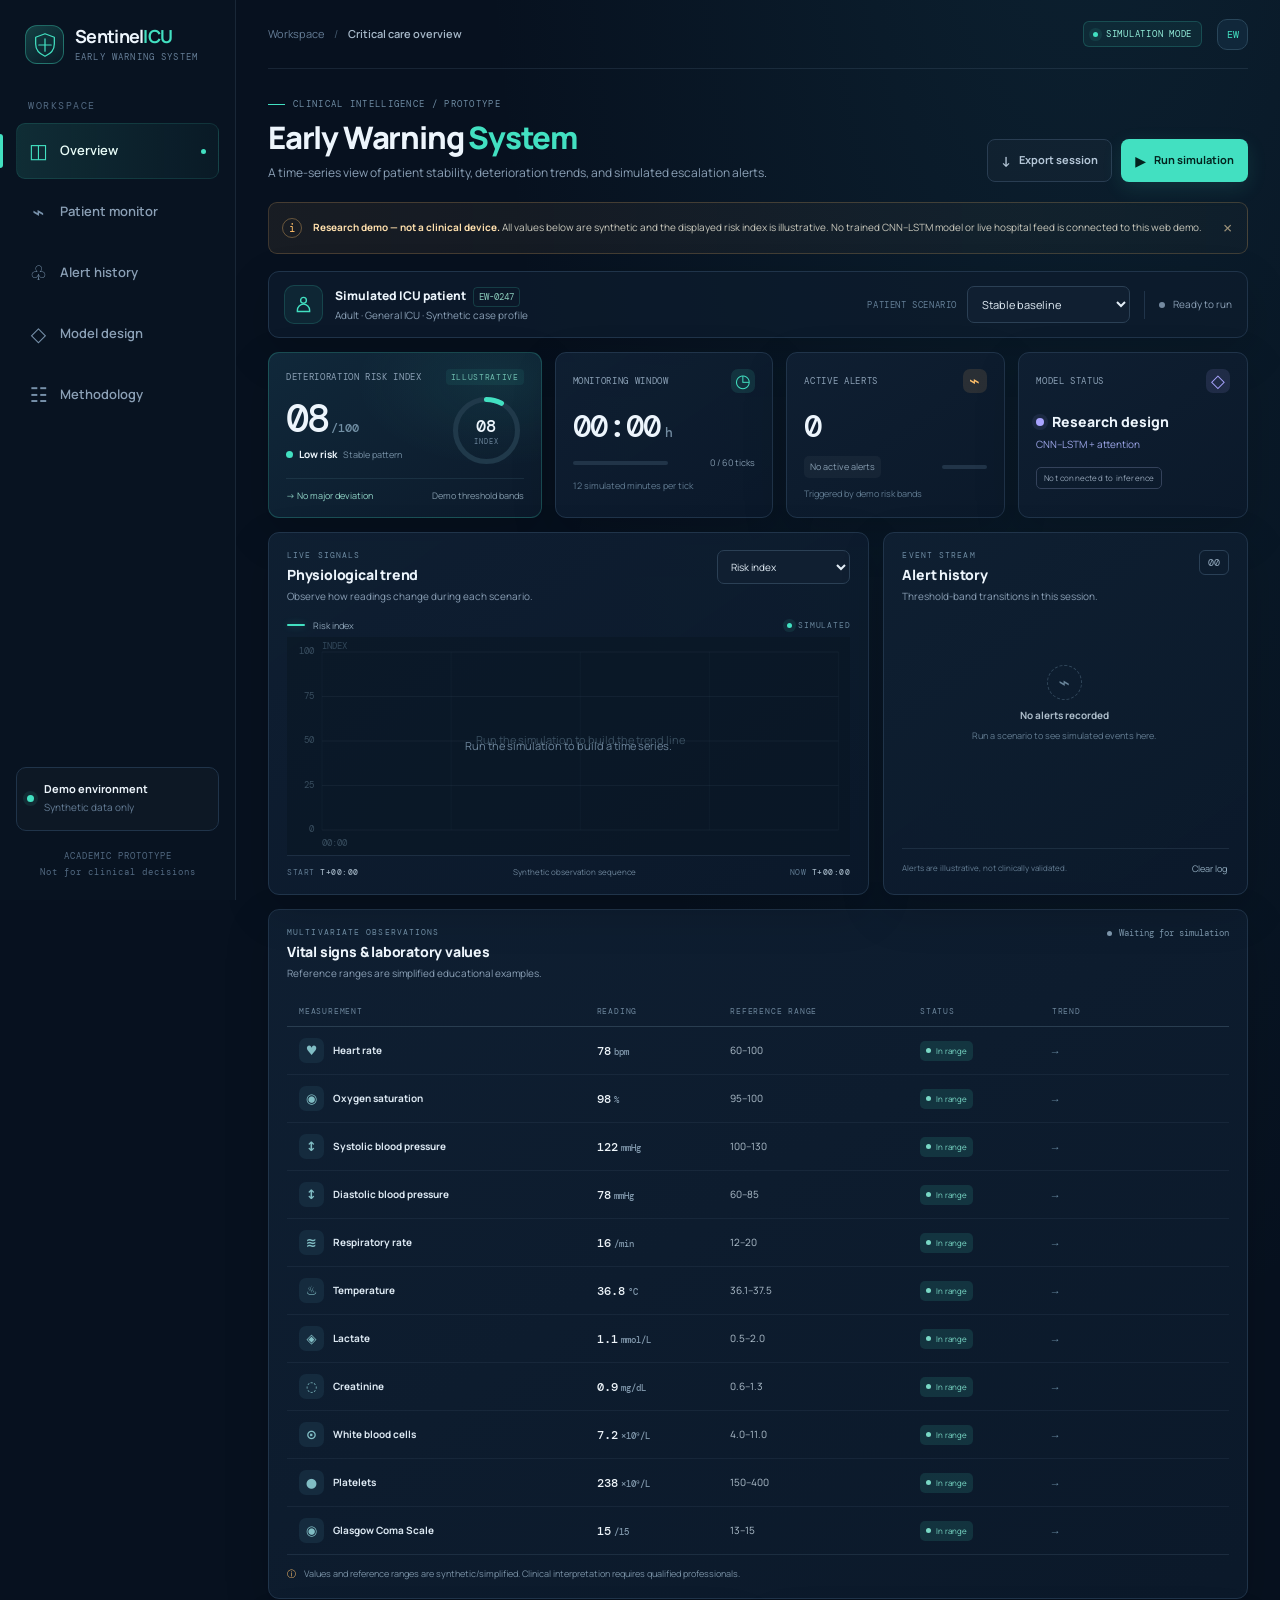
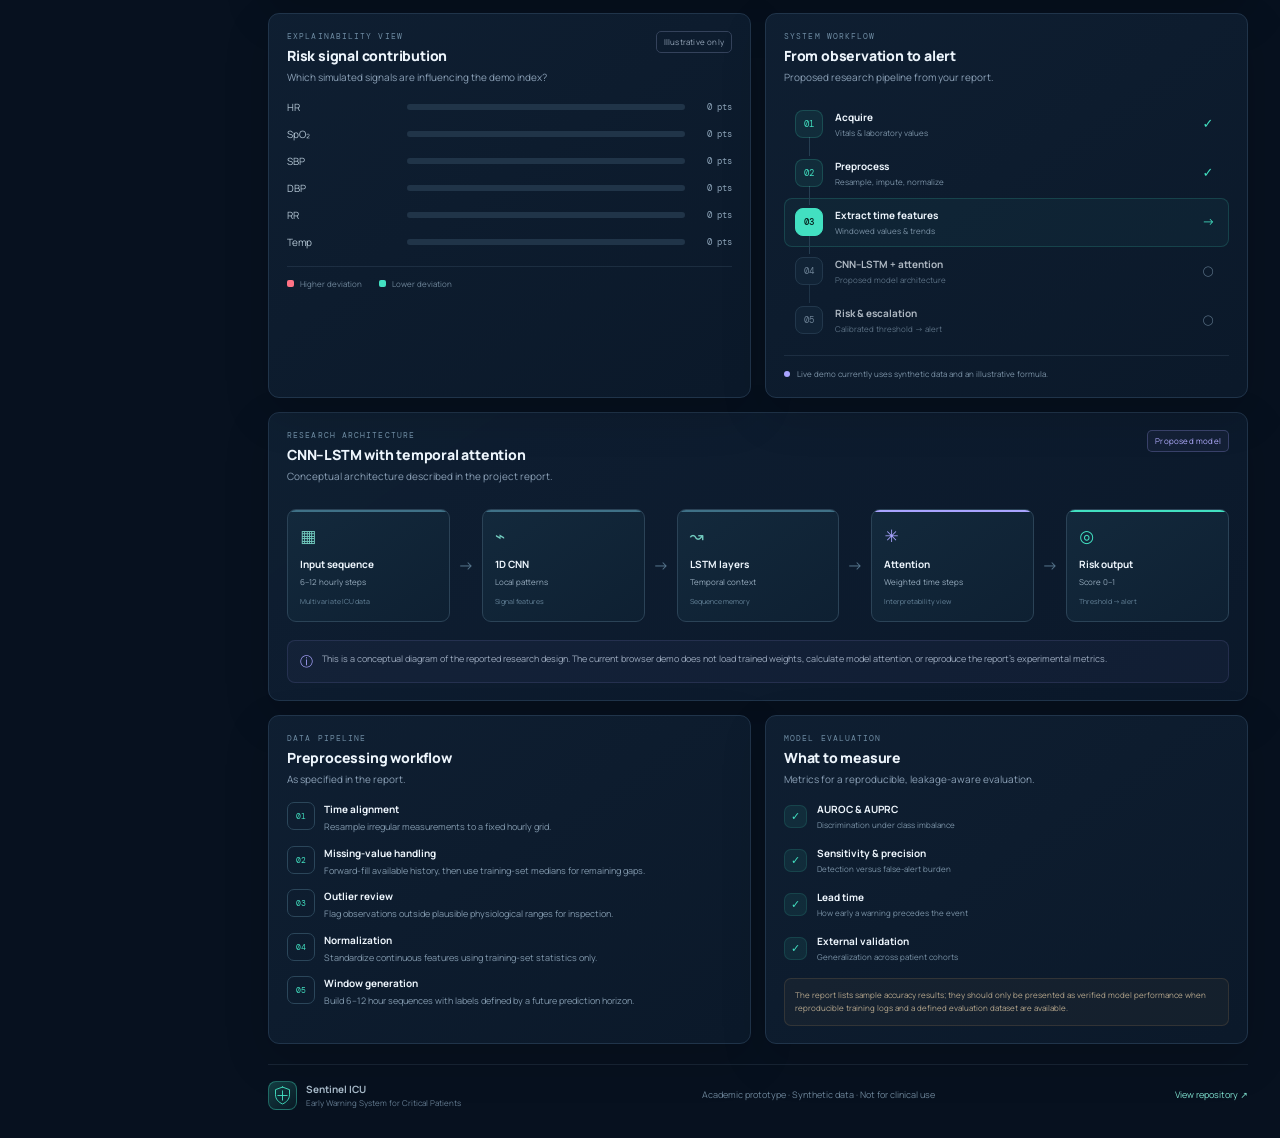
<file: index.html>
<!doctype html>
<html lang="en">
<head>
  <meta charset="utf-8">
  <meta name="viewport" content="width=device-width, initial-scale=1">
  <meta name="theme-color" content="#07111f">
  <meta name="description" content="An academic prototype for critical patient monitoring, deterioration-risk visualization, and early warning alerts using simulated ICU time-series data.">
  <title>Sentinel ICU — Early Warning System for Critical Patients</title>
  <link rel="preconnect" href="https://fonts.googleapis.com">
  <link rel="preconnect" href="https://fonts.gstatic.com" crossorigin>
  <link href="https://fonts.googleapis.com/css2?family=DM+Mono:wght@400;500&family=Manrope:wght@400;500;600;700;800&display=swap" rel="stylesheet">
  <link rel="stylesheet" href="styles.css">
</head>
<body>
  <div class="app-shell">
    <aside class="sidebar" id="sidebar">
      <a class="brand" href="#overview" aria-label="Sentinel ICU home">
        <span class="brand-mark" aria-hidden="true"><svg viewBox="0 0 36 36"><path d="M18 3.5 30 8v8.8c0 7.1-4.9 12.7-12 15.7C10.9 29.5 6 23.9 6 16.8V8l12-4.5Z"/><path d="M18 10v16M10 18h16"/></svg></span>
        <span><strong>Sentinel<span>ICU</span></strong><small>EARLY WARNING SYSTEM</small></span>
      </a>
      <div class="side-label">WORKSPACE</div>
      <nav class="side-nav" aria-label="Main navigation">
        <a class="nav-link active" href="#overview"><span class="nav-icon">◫</span> Overview <span class="nav-dot"></span></a>
        <a class="nav-link" href="#monitor"><span class="nav-icon">⌁</span> Patient monitor</a>
        <a class="nav-link" href="#alerts"><span class="nav-icon">♧</span> Alert history</a>
        <a class="nav-link" href="#model"><span class="nav-icon">◇</span> Model design</a>
        <a class="nav-link" href="#methodology"><span class="nav-icon">☷</span> Methodology</a>
      </nav>
      <div class="sidebar-bottom">
        <div class="side-status"><span class="status-pulse"></span><div><b>Demo environment</b><small>Synthetic data only</small></div></div>
        <div class="sidebar-note">ACADEMIC PROTOTYPE<br>Not for clinical decisions</div>
      </div>
    </aside>

    <main class="main-content" id="overview">
      <header class="topbar">
        <button class="menu-button" id="menuButton" aria-label="Toggle navigation" aria-expanded="false">☰</button>
        <div class="breadcrumb"><span>Workspace</span><i>/</i><b>Critical care overview</b></div>
        <div class="topbar-right"><span class="live-pill"><span></span> SIMULATION MODE</span><span class="avatar" title="Project workspace">EW</span></div>
      </header>

      <section class="page-heading">
        <div><div class="eyebrow"><span class="eyebrow-line"></span> CLINICAL INTELLIGENCE / PROTOTYPE</div>
          <h1>Early Warning <span>System</span></h1>
          <p class="page-subtitle">A time-series view of patient stability, deterioration trends, and simulated escalation alerts.</p>
        </div>
        <div class="heading-actions"><button class="btn btn-secondary" id="exportBtn" type="button"><span>↓</span> Export session</button><button class="btn btn-primary" id="runBtn" type="button"><span id="runIcon">▶</span><span id="runLabel">Run simulation</span></button></div>
      </section>

      <div class="notice-banner" role="note"><span class="notice-icon">i</span><div><b>Research demo — not a clinical device.</b> All values below are synthetic and the displayed risk index is illustrative. No trained CNN–LSTM model or live hospital feed is connected to this web demo.</div><button type="button" class="notice-dismiss" id="dismissNotice" aria-label="Dismiss notice">×</button></div>

      <section class="patient-toolbar" aria-label="Simulation controls">
        <div class="patient-identity"><div class="patient-symbol"><svg viewBox="0 0 24 24" aria-hidden="true"><circle cx="12" cy="7.2" r="3.3"/><path d="M5 20v-1.4a7 7 0 0 1 14 0V20Z"/></svg></div><div><div class="patient-name">Simulated ICU patient <span class="id-chip">EW-0247</span></div><div class="patient-meta">Adult · General ICU · Synthetic case profile</div></div></div>
        <div class="toolbar-controls"><label for="scenarioSelect">PATIENT SCENARIO</label><select id="scenarioSelect"><option value="stable">Stable baseline</option><option value="sepsis">Sepsis progression</option><option value="cardiac">Cardiac event</option></select><span class="toolbar-divider"></span><span class="recording-state"><span class="recording-dot" id="recordingDot"></span><span id="recordingText">Ready to run</span></span></div>
      </section>

      <section class="summary-grid" aria-label="Risk summary">
        <article class="summary-card risk-summary"><div class="card-topline"><span>DETERIORATION RISK INDEX</span><span class="micro-tag">ILLUSTRATIVE</span></div><div class="risk-main"><div><div class="risk-number"><span id="riskValue">08</span><small>/100</small></div><div class="risk-state"><span class="state-dot stable" id="riskDot"></span><strong id="riskLabel">Low risk</strong><span class="state-caption" id="riskCaption">Stable pattern</span></div></div><div class="risk-gauge"><svg viewBox="0 0 104 104" role="img" aria-label="Risk index gauge"><circle class="gauge-track" cx="52" cy="52" r="43"/><circle class="gauge-progress" id="gaugeProgress" cx="52" cy="52" r="43"/></svg><div class="gauge-center"><span id="gaugeLabel">08</span><small>INDEX</small></div></div></div><div class="risk-foot"><span id="riskTrend">→ No significant rise</span><span>Demo threshold bands</span></div></article>
        <article class="summary-card"><div class="card-topline"><span>MONITORING WINDOW</span><span class="metric-icon teal">◷</span></div><div class="metric-value" id="windowValue">00:00<span>h</span></div><div class="metric-bottom"><span class="mini-bar"><i style="width:4%" id="windowBar"></i></span><span id="tickValue">0 / 60 ticks</span></div><div class="metric-footnote">12 simulated minutes per tick</div></article>
        <article class="summary-card"><div class="card-topline"><span>ACTIVE ALERTS</span><span class="metric-icon amber">⌁</span></div><div class="metric-value" id="alertCount">0</div><div class="metric-bottom"><span class="soft-status" id="alertStatus">No alerts</span><span class="alert-mini-track"><i id="alertBar" style="width:0%"></i></span></div><div class="metric-footnote">Triggered by demo risk bands</div></article>
        <article class="summary-card"><div class="card-topline"><span>MODEL STATUS</span><span class="metric-icon violet">◇</span></div><div class="model-status-value"><span class="model-status-dot"></span> Research design</div><div class="model-status-desc">CNN–LSTM + attention</div><div class="model-status-bottom"><span class="outline-chip">Not connected to inference</span></div></article>
      </section>

      <section class="content-grid" id="monitor">
        <article class="panel trend-panel"><div class="panel-heading"><div><div class="panel-kicker">LIVE SIGNALS</div><h2>Physiological trend</h2><p>Observe how readings change during each scenario.</p></div><div class="panel-tools"><label class="sr-only" for="trendMetric">Trend measurement</label><select id="trendMetric" class="compact-select"><option value="risk">Risk index</option><option value="heartRate">Heart rate</option><option value="spo2">SpO₂</option><option value="sbp">Systolic BP</option><option value="respiratoryRate">Respiratory rate</option><option value="lactate">Lactate</option></select></div></div><div class="chart-legend" id="chartLegend"><span><i class="legend-line risk-line"></i> Risk index</span><span class="chart-live"><i></i> SIMULATED</span></div><div class="chart-wrap"><canvas id="trendChart" aria-label="Time series chart for selected simulated measurement" role="img"></canvas><div class="chart-empty" id="chartEmpty" hidden>Run the simulation to build a time series.</div></div><div class="chart-footer"><span>START <b id="chartStart">T+00:00</b></span><span class="chart-footer-center">Synthetic observation sequence</span><span>NOW <b id="chartNow">T+00:00</b></span></div></article>

        <article class="panel alert-panel" id="alerts"><div class="panel-heading"><div><div class="panel-kicker">EVENT STREAM</div><h2>Alert history</h2><p>Threshold-band transitions in this session.</p></div><span class="counter-badge" id="eventCounter">00</span></div><div class="alert-list" id="alertList" aria-live="polite"><div class="empty-state"><span class="empty-icon">⌁</span><b>No alerts recorded</b><span>Run a scenario to see simulated events here.</span></div></div><div class="panel-bottom-link"><span>Alerts are illustrative, not clinically validated.</span><button id="clearAlertsBtn" type="button">Clear log</button></div></article>
      </section>

      <section class="panel vitals-panel"><div class="panel-heading"><div><div class="panel-kicker">MULTIVARIATE OBSERVATIONS</div><h2>Vital signs & laboratory values</h2><p>Reference ranges are simplified educational examples.</p></div><span class="last-updated"><span class="pulse-small"></span><span id="lastUpdated">Waiting for simulation</span></span></div><div class="vitals-table-wrap"><table class="vitals-table"><thead><tr><th>MEASUREMENT</th><th>READING</th><th>REFERENCE RANGE</th><th>STATUS</th><th>TREND</th></tr></thead><tbody id="vitalsBody"></tbody></table></div><div class="table-note"><span>ⓘ</span> Values and reference ranges are synthetic/simplified. Clinical interpretation requires qualified professionals.</div></section>

      <section class="lower-grid">
        <article class="panel contributions-panel"><div class="panel-heading"><div><div class="panel-kicker">EXPLAINABILITY VIEW</div><h2>Risk signal contribution</h2><p>Which simulated signals are influencing the demo index?</p></div><span class="outline-chip">Illustrative only</span></div><div class="contribution-list" id="contributionList"></div><div class="contribution-foot"><span class="contribution-key"><i class="key-high"></i> Higher deviation</span><span class="contribution-key"><i class="key-low"></i> Lower deviation</span></div></article>
        <article class="panel workflow-panel"><div class="panel-heading"><div><div class="panel-kicker">SYSTEM WORKFLOW</div><h2>From observation to alert</h2><p>Proposed research pipeline from your report.</p></div></div><div class="workflow-steps"><div class="workflow-step done"><span>01</span><div><b>Acquire</b><small>Vitals & laboratory values</small></div><i>✓</i></div><div class="workflow-step done"><span>02</span><div><b>Preprocess</b><small>Resample, impute, normalize</small></div><i>✓</i></div><div class="workflow-step active-step"><span>03</span><div><b>Extract time features</b><small>Windowed values & trends</small></div><i>→</i></div><div class="workflow-step proposed"><span>04</span><div><b>CNN–LSTM + attention</b><small>Proposed model architecture</small></div><i>○</i></div><div class="workflow-step proposed"><span>05</span><div><b>Risk & escalation</b><small>Calibrated threshold → alert</small></div><i>○</i></div></div><div class="workflow-foot"><span class="workflow-dot"></span> Live demo currently uses synthetic data and an illustrative formula.</div></article>
      </section>

      <section class="panel model-panel" id="model"><div class="panel-heading"><div><div class="panel-kicker">RESEARCH ARCHITECTURE</div><h2>CNN–LSTM with temporal attention</h2><p>Conceptual architecture described in the project report.</p></div><span class="outline-chip violet-chip">Proposed model</span></div><div class="architecture" aria-label="Proposed model architecture diagram"><div class="arch-node"><span class="arch-icon">▦</span><b>Input sequence</b><small>6–12 hourly steps</small><em>Multivariate ICU data</em></div><span class="arch-arrow">→</span><div class="arch-node"><span class="arch-icon">⌁</span><b>1D CNN</b><small>Local patterns</small><em>Signal features</em></div><span class="arch-arrow">→</span><div class="arch-node"><span class="arch-icon">↝</span><b>LSTM layers</b><small>Temporal context</small><em>Sequence memory</em></div><span class="arch-arrow">→</span><div class="arch-node attention-node"><span class="arch-icon">✳</span><b>Attention</b><small>Weighted time steps</small><em>Interpretability view</em></div><span class="arch-arrow">→</span><div class="arch-node output-node"><span class="arch-icon">◎</span><b>Risk output</b><small>Score 0–1</small><em>Threshold → alert</em></div></div><div class="model-note"><span>ⓘ</span><p>This is a conceptual diagram of the reported research design. The current browser demo does not load trained weights, calculate model attention, or reproduce the report’s experimental metrics.</p></div></section>

      <section class="lower-grid methodology-grid" id="methodology"><article class="panel methodology-panel"><div class="panel-heading"><div><div class="panel-kicker">DATA PIPELINE</div><h2>Preprocessing workflow</h2><p>As specified in the report.</p></div></div><ol class="method-list"><li><b>Time alignment</b><span>Resample irregular measurements to a fixed hourly grid.</span></li><li><b>Missing-value handling</b><span>Forward-fill available history, then use training-set medians for remaining gaps.</span></li><li><b>Outlier review</b><span>Flag observations outside plausible physiological ranges for inspection.</span></li><li><b>Normalization</b><span>Standardize continuous features using training-set statistics only.</span></li><li><b>Window generation</b><span>Build 6–12 hour sequences with labels defined by a future prediction horizon.</span></li></ol></article><article class="panel evaluation-panel"><div class="panel-heading"><div><div class="panel-kicker">MODEL EVALUATION</div><h2>What to measure</h2><p>Metrics for a reproducible, leakage-aware evaluation.</p></div></div><div class="metric-checklist"><div><span class="checkmark">✓</span><div><b>AUROC & AUPRC</b><small>Discrimination under class imbalance</small></div></div><div><span class="checkmark">✓</span><div><b>Sensitivity & precision</b><small>Detection versus false-alert burden</small></div></div><div><span class="checkmark">✓</span><div><b>Lead time</b><small>How early a warning precedes the event</small></div></div><div><span class="checkmark">✓</span><div><b>External validation</b><small>Generalization across patient cohorts</small></div></div></div><div class="evaluation-caution">The report lists sample accuracy results; they should only be presented as verified model performance when reproducible training logs and a defined evaluation dataset are available.</div></article></section>

      <footer class="app-footer"><div class="footer-brand"><span class="brand-mark small-mark"><svg viewBox="0 0 36 36"><path d="M18 3.5 30 8v8.8c0 7.1-4.9 12.7-12 15.7C10.9 29.5 6 23.9 6 16.8V8l12-4.5Z"/><path d="M18 10v16M10 18h16"/></svg></span><span><b>Sentinel ICU</b><small>Early Warning System for Critical Patients</small></span></div><div class="footer-meta">Academic prototype · Synthetic data · Not for clinical use</div><a href="https://github.com/itsPritamDas/early-warning-system-critical-patients" target="_blank" rel="noreferrer">View repository ↗</a></footer>
    </main>
  </div>
  <div class="toast" id="toast" role="status" aria-live="polite"></div>
  <script src="app.js" defer></script>
</body>
</html>
</file>
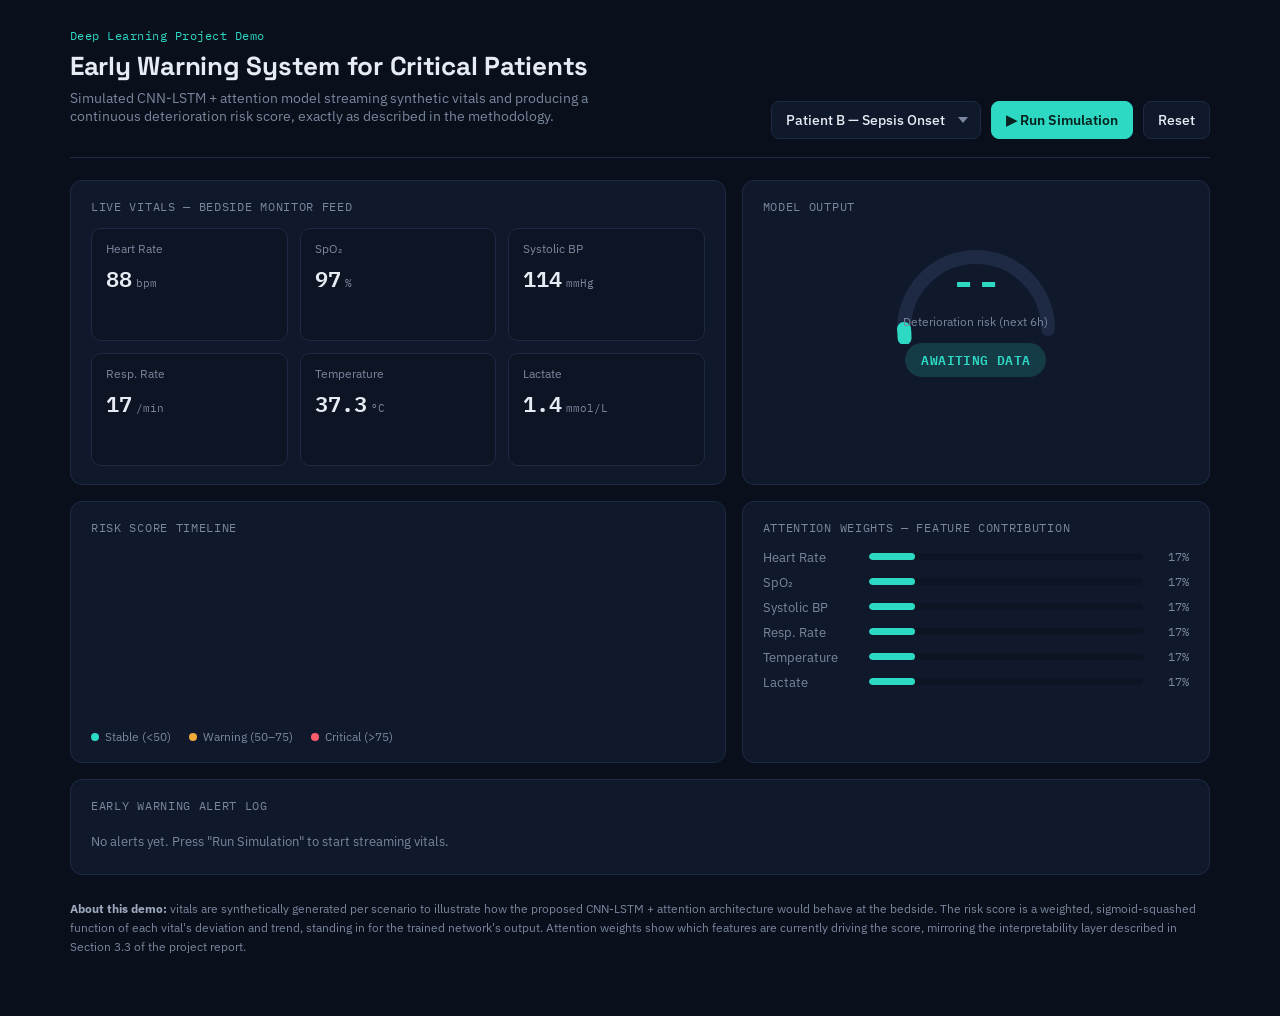
<file: early-warning-system.html>
<!DOCTYPE html>
<html lang="en">
<head>
<meta charset="UTF-8">
<meta name="viewport" content="width=device-width, initial-scale=1.0">
<title>Early Warning System — Deep Learning Critical Care Monitor</title>
<link rel="preconnect" href="https://fonts.googleapis.com">
<link href="https://fonts.googleapis.com/css2?family=Space+Grotesk:wght@500;600;700&family=IBM+Plex+Sans:wght@400;500;600&family=IBM+Plex+Mono:wght@500;600&display=swap" rel="stylesheet">
<style>
  :root{
    --bg: #0A0F1C;
    --panel: #10182B;
    --panel-2: #0D1424;
    --line: #1E2A44;
    --text: #E7EBF3;
    --muted: #7A879E;
    --teal: #2DD9C3;
    --teal-dim: rgba(45,217,195,0.18);
    --amber: #F0A93B;
    --amber-dim: rgba(240,169,59,0.16);
    --crit: #FF5D6C;
    --crit-dim: rgba(255,93,108,0.18);
  }
  *{box-sizing:border-box;}
  html,body{
    margin:0; padding:0; background:var(--bg); color:var(--text);
    font-family:'IBM Plex Sans', -apple-system, sans-serif;
    -webkit-font-smoothing:antialiased;
  }
  .app{
    max-width:1180px; margin:0 auto; padding:28px 20px 60px;
  }
  header{
    display:flex; justify-content:space-between; align-items:flex-end;
    flex-wrap:wrap; gap:16px; margin-bottom:22px;
    border-bottom:1px solid var(--line); padding-bottom:18px;
  }
  .brand-eyebrow{
    font-family:'IBM Plex Mono', monospace; font-size:12px; letter-spacing:0.04em;
    color:var(--teal); margin:0 0 6px;
  }
  h1{
    font-family:'Space Grotesk', sans-serif; font-weight:700; font-size:26px;
    margin:0; letter-spacing:-0.01em;
  }
  .subtitle{ color:var(--muted); font-size:13.5px; margin-top:6px; max-width:520px; }
  .controls{ display:flex; gap:10px; align-items:center; flex-wrap:wrap; }
  select, button{
    font-family:'IBM Plex Sans', sans-serif; font-size:13.5px; font-weight:500;
    border-radius:8px; border:1px solid var(--line); background:var(--panel);
    color:var(--text); padding:9px 14px; cursor:pointer;
  }
  select{ appearance:none; padding-right:30px;
    background-image:url("data:image/svg+xml,%3Csvg xmlns='http://www.w3.org/2000/svg' width='10' height='6'%3E%3Cpath d='M0 0l5 6 5-6z' fill='%237A879E'/%3E%3C/svg%3E");
    background-repeat:no-repeat; background-position:right 12px center;
  }
  button.primary{ background:var(--teal); color:#06231F; border-color:var(--teal); font-weight:600; }
  button.primary:hover{ filter:brightness(1.08); }
  button:hover{ border-color:#33415E; }
  button:disabled{ opacity:0.5; cursor:default; }

  .grid{
    display:grid; grid-template-columns: 1.4fr 1fr; gap:16px; margin-bottom:16px;
  }
  @media (max-width:820px){ .grid{ grid-template-columns:1fr; } }

  .panel{
    background:var(--panel); border:1px solid var(--line); border-radius:12px;
    padding:18px 20px;
  }
  .panel-title{
    font-family:'IBM Plex Mono', monospace; font-size:11.5px; letter-spacing:0.06em;
    color:var(--muted); margin:0 0 14px; text-transform:uppercase;
  }

  .vitals-grid{ display:grid; grid-template-columns:repeat(3,1fr); gap:12px; }
  @media (max-width:520px){ .vitals-grid{ grid-template-columns:repeat(2,1fr); } }
  .vital-card{
    background:var(--panel-2); border:1px solid var(--line); border-radius:10px;
    padding:12px 14px 10px; position:relative; overflow:hidden;
  }
  .vital-card.flag{ border-color: var(--amber); }
  .vital-card.flag-crit{ border-color: var(--crit); }
  .vital-label{ font-size:11.5px; color:var(--muted); margin-bottom:4px; }
  .vital-value{
    font-family:'IBM Plex Mono', monospace; font-size:22px; font-weight:600;
    display:flex; align-items:baseline; gap:4px;
  }
  .vital-unit{ font-size:11px; color:var(--muted); font-weight:400; }
  .vital-card svg{ width:100%; height:28px; margin-top:6px; display:block; }

  .risk-wrap{ display:flex; flex-direction:column; align-items:center; padding:6px 0 4px; }
  .gauge-num{
    font-family:'IBM Plex Mono', monospace; font-weight:600; font-size:42px; margin-top:-96px;
  }
  .gauge-label{ font-size:12px; color:var(--muted); margin-top:2px; }
  .status-pill{
    margin-top:14px; padding:6px 16px; border-radius:999px; font-size:12.5px; font-weight:600;
    font-family:'IBM Plex Mono', monospace; letter-spacing:0.03em;
  }
  .status-stable{ background:var(--teal-dim); color:var(--teal); }
  .status-warning{ background:var(--amber-dim); color:var(--amber); }
  .status-critical{ background:var(--crit-dim); color:var(--crit); animation:pulse 1.1s infinite; }
  @keyframes pulse{ 0%,100%{opacity:1;} 50%{opacity:0.55;} }

  .attn-row{ display:flex; align-items:center; gap:10px; margin-bottom:9px; }
  .attn-name{ width:96px; font-size:12.5px; color:var(--muted); flex-shrink:0; }
  .attn-bar-bg{ flex:1; height:7px; border-radius:4px; background:var(--panel-2); overflow:hidden; }
  .attn-bar{ height:100%; border-radius:4px; background:var(--teal); transition:width 0.5s ease; }
  .attn-pct{ width:36px; text-align:right; font-family:'IBM Plex Mono', monospace; font-size:12px; color:var(--muted); }

  .timeline-panel svg{ width:100%; height:170px; display:block; }
  .timeline-legend{ display:flex; gap:18px; margin-top:10px; font-size:11.5px; color:var(--muted); }
  .legend-dot{ display:inline-block; width:8px; height:8px; border-radius:50%; margin-right:6px; }

  .log-panel{ max-height:230px; overflow-y:auto; }
  .log-entry{
    display:flex; gap:12px; align-items:baseline; padding:8px 0;
    border-bottom:1px solid var(--line); font-size:13px;
  }
  .log-entry:last-child{ border-bottom:none; }
  .log-time{ font-family:'IBM Plex Mono', monospace; color:var(--muted); font-size:12px; width:52px; flex-shrink:0; }
  .log-badge{
    font-size:10.5px; font-weight:600; padding:2px 8px; border-radius:5px;
    font-family:'IBM Plex Mono', monospace; letter-spacing:0.02em; flex-shrink:0;
  }
  .log-warning{ background:var(--amber-dim); color:var(--amber); }
  .log-critical{ background:var(--crit-dim); color:var(--crit); }
  .log-resolved{ background:var(--teal-dim); color:var(--teal); }
  .log-empty{ color:var(--muted); font-size:13px; padding:6px 0; }

  footer{ margin-top:24px; color:var(--muted); font-size:12px; line-height:1.6; }
  footer b{ color:#9DA9BE; }
</style>
</head>
<body>
<div class="app">

  <header>
    <div>
      <p class="brand-eyebrow">Deep Learning Project Demo</p>
      <h1>Early Warning System for Critical Patients</h1>
      <p class="subtitle">Simulated CNN-LSTM + attention model streaming synthetic vitals and producing a continuous deterioration risk score, exactly as described in the methodology.</p>
    </div>
    <div class="controls">
      <select id="scenario">
        <option value="stable">Patient A — Stable</option>
        <option value="sepsis" selected>Patient B — Sepsis Onset</option>
        <option value="cardiac">Patient C — Cardiac Event</option>
      </select>
      <button class="primary" id="playBtn">▶ Run Simulation</button>
      <button id="resetBtn">Reset</button>
    </div>
  </header>

  <div class="grid">
    <div class="panel">
      <p class="panel-title">Live Vitals — Bedside Monitor Feed</p>
      <div class="vitals-grid" id="vitalsGrid"></div>
    </div>

    <div class="panel">
      <p class="panel-title">Model Output</p>
      <div class="risk-wrap">
        <svg id="gauge" width="180" height="110" viewBox="0 0 180 110"></svg>
        <div class="gauge-num" id="gaugeNum">--</div>
        <div class="gauge-label">Deterioration risk (next 6h)</div>
        <div class="status-pill status-stable" id="statusPill">AWAITING DATA</div>
      </div>
    </div>
  </div>

  <div class="grid">
    <div class="panel timeline-panel">
      <p class="panel-title">Risk Score Timeline</p>
      <svg id="timeline" viewBox="0 0 700 170" preserveAspectRatio="none"></svg>
      <div class="timeline-legend">
        <span><span class="legend-dot" style="background:var(--teal)"></span>Stable (&lt;50)</span>
        <span><span class="legend-dot" style="background:var(--amber)"></span>Warning (50–75)</span>
        <span><span class="legend-dot" style="background:var(--crit)"></span>Critical (&gt;75)</span>
      </div>
    </div>

    <div class="panel">
      <p class="panel-title">Attention Weights — Feature Contribution</p>
      <div id="attnList"></div>
    </div>
  </div>

  <div class="panel">
    <p class="panel-title">Early Warning Alert Log</p>
    <div class="log-panel" id="logPanel">
      <div class="log-empty">No alerts yet. Press "Run Simulation" to start streaming vitals.</div>
    </div>
  </div>

  <footer>
    <b>About this demo:</b> vitals are synthetically generated per scenario to illustrate how the proposed CNN-LSTM + attention
    architecture would behave at the bedside. The risk score is a weighted, sigmoid-squashed function of each vital's
    deviation and trend, standing in for the trained network's output. Attention weights show which features are currently
    driving the score, mirroring the interpretability layer described in Section 3.3 of the project report.
  </footer>

</div>

<script>
(function(){
  // ---------- config ----------
  const VITALS = [
    { key:'hr',   label:'Heart Rate',   unit:'bpm',    normal:[60,100],  weight:1.0 },
    { key:'spo2', label:'SpO₂',         unit:'%',      normal:[95,100],  weight:1.2, invert:true },
    { key:'sbp',  label:'Systolic BP',  unit:'mmHg',   normal:[100,130], weight:0.8 },
    { key:'rr',   label:'Resp. Rate',   unit:'/min',   normal:[12,20],   weight:1.0 },
    { key:'temp', label:'Temperature',  unit:'°C',     normal:[36.5,37.5], weight:0.7 },
    { key:'lac',  label:'Lactate',      unit:'mmol/L', normal:[0.5,2.0], weight:1.4 },
  ];

  const SCENARIOS = {
    stable: {
      start:{ hr:76, spo2:98, sbp:118, rr:15, temp:36.8, lac:1.1 },
      drift:{ hr:0.0, spo2:0.0, sbp:0.0, rr:0.0, temp:0.0, lac:0.0 },
      noise:{ hr:1.4, spo2:0.3, sbp:2.0, rr:0.5, temp:0.06, lac:0.05 },
    },
    sepsis: {
      start:{ hr:88, spo2:97, sbp:114, rr:17, temp:37.3, lac:1.4 },
      drift:{ hr:1.1, spo2:-0.11, sbp:-0.9, rr:0.32, temp:0.07, lac:0.11 },
      noise:{ hr:2.0, spo2:0.4, sbp:2.4, rr:0.7, temp:0.08, lac:0.08 },
    },
    cardiac: {
      start:{ hr:92, spo2:96, sbp:128, rr:18, temp:36.9, lac:1.2 },
      drift:{ hr:1.6, spo2:-0.18, sbp:-1.6, rr:0.45, temp:0.02, lac:0.07 },
      noise:{ hr:2.6, spo2:0.5, sbp:3.0, rr:0.8, temp:0.05, lac:0.06 },
    }
  };

  const TICKS = 60;          // 12 simulated hours, 12 min per tick
  const TICK_MS = 550;
  const WARN_T = 50, CRIT_T = 75;

  let scenarioKey = document.getElementById('scenario').value;
  let history = [];          // {t, vitals:{}, risk}
  let running = false;
  let timer = null;
  let currentStatus = 'stable'; // stable | warning | critical
  let alertLog = [];

  // ---------- DOM builders ----------
  const vitalsGrid = document.getElementById('vitalsGrid');
  const cardEls = {};
  VITALS.forEach(v=>{
    const card = document.createElement('div');
    card.className = 'vital-card';
    card.innerHTML = `
      <div class="vital-label">${v.label}</div>
      <div class="vital-value"><span class="v-num">--</span><span class="vital-unit">${v.unit}</span></div>
      <svg viewBox="0 0 200 28" preserveAspectRatio="none"><polyline class="spark" fill="none" stroke="var(--teal)" stroke-width="2"/></svg>
    `;
    vitalsGrid.appendChild(card);
    cardEls[v.key] = card;
  });

  const attnList = document.getElementById('attnList');
  const attnEls = {};
  VITALS.forEach(v=>{
    const row = document.createElement('div');
    row.className = 'attn-row';
    row.innerHTML = `
      <div class="attn-name">${v.label}</div>
      <div class="attn-bar-bg"><div class="attn-bar" style="width:0%"></div></div>
      <div class="attn-pct">0%</div>
    `;
    attnList.appendChild(row);
    attnEls[v.key] = row;
  });

  const gaugeSvg = document.getElementById('gauge');
  const gaugeNum = document.getElementById('gaugeNum');
  const statusPill = document.getElementById('statusPill');
  const logPanel = document.getElementById('logPanel');
  const timelineSvg = document.getElementById('timeline');

  function colorFor(status){
    if(status==='critical') return getComputedStyle(document.documentElement).getPropertyValue('--crit').trim();
    if(status==='warning') return getComputedStyle(document.documentElement).getPropertyValue('--amber').trim();
    return getComputedStyle(document.documentElement).getPropertyValue('--teal').trim();
  }

  function drawGauge(risk){
    const cx=90, cy=95, r=72;
    const startAngle = Math.PI, endAngle = 0; // semicircle top
    const frac = Math.max(0, Math.min(1, risk/100));
    const angle = startAngle + (endAngle-startAngle)*frac;
    const x1 = cx + r*Math.cos(startAngle), y1 = cy + r*Math.sin(startAngle);
    const x2 = cx + r*Math.cos(endAngle), y2 = cy + r*Math.sin(endAngle);
    const xp = cx + r*Math.cos(angle), yp = cy + r*Math.sin(angle);
    const largeArc = frac > 0.5 ? 1 : 0;
    const col = colorFor(currentStatus);
    gaugeSvg.innerHTML = `
      <path d="M ${x1} ${y1} A ${r} ${r} 0 1 1 ${x2} ${y2}" fill="none" stroke="#1E2A44" stroke-width="14" stroke-linecap="round"/>
      <path d="M ${x1} ${y1} A ${r} ${r} 0 ${largeArc} 1 ${xp} ${yp}" fill="none" stroke="${col}" stroke-width="14" stroke-linecap="round"/>
    `;
    gaugeNum.style.color = col;
    gaugeNum.textContent = Math.round(risk) + '%';
  }

  function sparkPoints(vals, w, h){
    if(vals.length<2) return '';
    const min = Math.min(...vals), max = Math.max(...vals);
    const range = (max-min) || 1;
    return vals.map((v,i)=>{
      const x = (i/(vals.length-1))*w;
      const y = h - ((v-min)/range)*h;
      return `${x.toFixed(1)},${y.toFixed(1)}`;
    }).join(' ');
  }

  function isOut(v, val){
    return val < v.normal[0] || val > v.normal[1];
  }

  function zscore(v, val){
    const mid = (v.normal[0]+v.normal[1])/2;
    const half = (v.normal[1]-v.normal[0])/2;
    let z = (val - mid)/half;
    if(v.invert) z = -z;
    return Math.max(0, z); // only deviation in the "worse" direction counts
  }

  function computeRisk(vitalsNow, vitalsPrev){
    let weighted = 0, totalW = 0;
    const contrib = {};
    VITALS.forEach(v=>{
      const z = zscore(v, vitalsNow[v.key]);
      const prevZ = vitalsPrev ? zscore(v, vitalsPrev[v.key]) : z;
      const trend = Math.max(0, z - prevZ) * 2.2; // reward worsening trend, mimics LSTM temporal sensitivity
      const score = v.weight * (z + trend);
      contrib[v.key] = score;
      weighted += score;
      totalW += v.weight;
    });
    // sigmoid squashing centered so ~2.2 weighted deviation -> ~75%
    const raw = weighted / (totalW*0.9);
    const risk = 100 / (1 + Math.exp(-4*(raw-0.55)));
    // normalize contributions to attention %
    const sum = Object.values(contrib).reduce((a,b)=>a+b,0) || 1;
    const attn = {};
    VITALS.forEach(v=> attn[v.key] = Math.max(0, contrib[v.key])/sum );
    return { risk, attn };
  }

  function nextVitals(prev, cfg, t){
    const out = {};
    VITALS.forEach(v=>{
      const base = cfg.start[v.key] + cfg.drift[v.key]*t;
      const noise = (Math.random()-0.5)*2*cfg.noise[v.key];
      const smoothing = prev ? prev[v.key]*0.35 : 0;
      let val = prev ? (base*0.65 + smoothing + noise) : (base + noise);
      out[v.key] = val;
    });
    return out;
  }

  function fmt(key, val){
    if(key==='temp' || key==='lac') return val.toFixed(1);
    return Math.round(val);
  }

  function statusFor(risk){
    if(risk >= CRIT_T) return 'critical';
    if(risk >= WARN_T) return 'warning';
    return 'stable';
  }

  function pillLabel(status){
    return status==='critical' ? 'CRITICAL ALERT' : status==='warning' ? 'EARLY WARNING' : 'STABLE';
  }

  function timeLabel(tickIdx){
    const totalMin = tickIdx*12;
    const h = Math.floor(totalMin/60), m = totalMin%60;
    return `${String(h).padStart(2,'0')}:${String(m).padStart(2,'0')}`;
  }

  function pushLog(status, risk, tickIdx, attn){
    const top = Object.entries(attn).sort((a,b)=>b[1]-a[1]).slice(0,2)
      .map(([k])=> VITALS.find(v=>v.key===k).label).join(' & ');
    const entry = document.createElement('div');
    entry.className = 'log-entry';
    const badgeClass = status==='critical' ? 'log-critical' : status==='resolved' ? 'log-resolved' : 'log-warning';
    const badgeText = status==='critical' ? 'CRITICAL' : status==='resolved' ? 'RESOLVED' : 'WARNING';
    const msg = status==='resolved'
      ? `Risk score returned to normal range (${Math.round(risk)}%).`
      : `Risk ${Math.round(risk)}% — driven by ${top}.`;
    entry.innerHTML = `<span class="log-time">${timeLabel(tickIdx)}</span><span class="log-badge ${badgeClass}">${badgeText}</span><span>${msg}</span>`;
    if(logPanel.querySelector('.log-empty')) logPanel.innerHTML = '';
    logPanel.prepend(entry);
  }

  function drawTimeline(){
    const w=700, h=170, pad=8;
    const risks = history.map(p=>p.risk);
    let path = '';
    if(risks.length){
      path = risks.map((r,i)=>{
        const x = pad + (i/(TICKS-1))*(w-2*pad);
        const y = h - pad - (r/100)*(h-2*pad);
        return `${i===0?'M':'L'} ${x.toFixed(1)} ${y.toFixed(1)}`;
      }).join(' ');
    }
    const warnY = h - pad - (WARN_T/100)*(h-2*pad);
    const critY = h - pad - (CRIT_T/100)*(h-2*pad);
    timelineSvg.innerHTML = `
      <rect x="0" y="0" width="${w}" height="${critY}" fill="rgba(255,93,108,0.06)"/>
      <rect x="0" y="${critY}" width="${w}" height="${warnY-critY}" fill="rgba(240,169,59,0.06)"/>
      <line x1="0" y1="${warnY}" x2="${w}" y2="${warnY}" stroke="var(--amber)" stroke-width="1" stroke-dasharray="4 4" opacity="0.5"/>
      <line x1="0" y1="${critY}" x2="${w}" y2="${critY}" stroke="var(--crit)" stroke-width="1" stroke-dasharray="4 4" opacity="0.5"/>
      <path d="${path}" fill="none" stroke="var(--teal)" stroke-width="2.4" />
    `;
  }

  function render(vitalsNow, risk, attn){
    VITALS.forEach(v=>{
      const val = vitalsNow[v.key];
      const out = isOut(v, val);
      const card = cardEls[v.key];
      card.classList.toggle('flag', out && currentStatus==='warning');
      card.classList.toggle('flag-crit', out && currentStatus==='critical');
      card.querySelector('.v-num').textContent = fmt(v.key, val);
      const series = history.map(p=>p.vitals[v.key]).concat([val]);
      const pts = sparkPoints(series.slice(-24), 200, 28);
      const poly = card.querySelector('.spark');
      poly.setAttribute('points', pts);
      poly.setAttribute('stroke', colorFor(currentStatus));
    });

    drawGauge(risk);
    statusPill.textContent = pillLabel(currentStatus);
    statusPill.className = 'status-pill status-' + currentStatus;

    Object.entries(attn).forEach(([k,val])=>{
      const row = attnEls[k];
      row.querySelector('.attn-bar').style.width = (val*100).toFixed(0) + '%';
      row.querySelector('.attn-pct').textContent = Math.round(val*100) + '%';
    });

    drawTimeline();
  }

  function resetSim(){
    stop();
    history = [];
    alertLog = [];
    currentStatus = 'stable';
    logPanel.innerHTML = '<div class="log-empty">No alerts yet. Press "Run Simulation" to start streaming vitals.</div>';
    const cfg = SCENARIOS[scenarioKey];
    const v0 = cfg.start;
    render(v0, 4, Object.fromEntries(VITALS.map(v=>[v.key, 1/VITALS.length])));
    gaugeNum.textContent = '--';
    statusPill.textContent = 'AWAITING DATA';
    statusPill.className = 'status-pill status-stable';
    timelineSvg.innerHTML = '';
  }

  function tick(){
    const t = history.length;
    if(t >= TICKS){ stop(); return; }
    const cfg = SCENARIOS[scenarioKey];
    const prevVitals = t>0 ? history[t-1].vitals : null;
    const vitalsNow = nextVitals(prevVitals, cfg, t);
    const { risk, attn } = computeRisk(vitalsNow, prevVitals);
    const newStatus = statusFor(risk);

    if(newStatus !== currentStatus){
      if(newStatus==='warning' || newStatus==='critical'){
        pushLog(newStatus, risk, t, attn);
      } else if(currentStatus!=='stable'){
        pushLog('resolved', risk, t, attn);

      }
    }

    currentStatus = newStatus;
    history.push({
      t,
      vitals: { ...vitalsNow },
      risk
    });

    render(vitalsNow, risk, attn);

    if (history.length >= TICKS) {
      stop();
    }
  }

  function stop() {
    if (timer !== null) {
      clearInterval(timer);
      timer = null;
    }

    running = false;
    const playBtn = document.getElementById('playBtn');
    playBtn.textContent = '▶ Run Simulation';
  }

  function start() {
    if (running) return;

    if (history.length >= TICKS) {
      resetSim();
    }

    running = true;
    document.getElementById('playBtn').textContent = '⏸ Simulation Running';
    tick();

    if (history.length < TICKS) {
      timer = setInterval(tick, TICK_MS);
    }
  }

  document.getElementById('playBtn').addEventListener('click', () => {
    if (running) {
      stop();
    } else {
      start();
    }
  });

  document.getElementById('resetBtn').addEventListener('click', resetSim);

  document.getElementById('scenario').addEventListener('change', (event) => {
    scenarioKey = event.target.value;
    resetSim();
  });

  // Initialize the dashboard without starting the simulation.
  resetSim();
})();
</script>
</body>
</html>
</file>
<file: styles.css>
:root{--bg:#07111f;--bg-soft:#0a1626;--panel:#0d1b2c;--panel-2:#102136;--line:#20344a;--line-soft:rgba(140,170,198,.13);--text:#edf5fc;--muted:#8ba0b6;--muted-2:#657d96;--teal:#42e0c1;--teal-soft:rgba(66,224,193,.12);--amber:#ffbf69;--amber-soft:rgba(255,191,105,.12);--red:#ff7285;--red-soft:rgba(255,114,133,.12);--violet:#a9a4ff;--shadow:0 16px 46px rgba(0,0,0,.16);font-synthesis:none;color-scheme:dark}*{box-sizing:border-box}html{scroll-behavior:smooth;scroll-padding-top:90px}body{margin:0;background:radial-gradient(ellipse at 85% -15%,rgba(36,112,135,.18),transparent 40%),var(--bg);color:var(--text);font-family:Manrope,system-ui,-apple-system,sans-serif;font-size:13px;line-height:1.5;-webkit-font-smoothing:antialiased}button,select{font:inherit}button{cursor:pointer}.app-shell{min-height:100vh}.sidebar{width:236px;position:fixed;inset:0 auto 0 0;padding:25px 16px 18px;background:#081321;border-right:1px solid var(--line-soft);display:flex;flex-direction:column;z-index:20}.brand{display:flex;align-items:center;gap:11px;padding:0 9px 35px;text-decoration:none;color:inherit}.brand-mark{display:grid;place-items:center;width:39px;height:39px;flex:0 0 auto;border-radius:12px;background:linear-gradient(145deg,rgba(66,224,193,.22),rgba(66,224,193,.04));border:1px solid rgba(66,224,193,.36)}.brand-mark svg{width:28px;fill:none;stroke:var(--teal);stroke-width:1.6;stroke-linecap:round;stroke-linejoin:round}.brand strong{display:block;font-size:18px;letter-spacing:-.7px;line-height:1.2}.brand strong span{color:var(--teal)}.brand small{display:block;color:var(--muted-2);font:9px 'DM Mono',monospace;letter-spacing:1.15px;margin-top:4px}.side-label{font:10px 'DM Mono',monospace;letter-spacing:1.5px;color:#526981;padding:0 12px 11px}.side-nav{display:grid;gap:5px}.nav-link{position:relative;display:flex;align-items:center;gap:12px;padding:12px;border:1px solid transparent;border-radius:9px;color:#8ba0b6;text-decoration:none;font-weight:600;transition:.18s ease}.nav-link:hover{background:rgba(255,255,255,.035);color:var(--text)}.nav-link.active{color:#eafef9;background:linear-gradient(90deg,rgba(66,224,193,.13),rgba(66,224,193,.035));border-color:rgba(66,224,193,.13)}.nav-link.active:before{content:"";position:absolute;inset:10px auto 10px -17px;width:3px;border-radius:0 3px 3px 0;background:var(--teal)}.nav-icon{display:inline-grid;place-items:center;width:19px;font-size:20px;color:#7791aa}.active .nav-icon{color:var(--teal)}.nav-dot{margin-left:auto;width:5px;height:5px;background:var(--teal);border-radius:50%}.sidebar-bottom{margin-top:auto}.side-status{display:flex;align-items:center;gap:10px;padding:13px 10px;border:1px solid var(--line);border-radius:10px;background:rgba(255,255,255,.02)}.status-pulse,.recording-dot,.live-pill span,.chart-live i,.pulse-small{width:7px;height:7px;border-radius:50%;background:var(--teal);box-shadow:0 0 0 4px rgba(66,224,193,.09);flex:none}.side-status b{display:block;font-size:11px}.side-status small{color:var(--muted-2);font-size:10px}.sidebar-note{font:9px/1.8 'DM Mono',monospace;color:#526981;letter-spacing:1px;text-align:center;margin:17px 0 2px}.main-content{margin-left:236px;padding:0 32px 28px;max-width:1800px}.topbar{height:69px;display:flex;align-items:center;justify-content:space-between;border-bottom:1px solid var(--line-soft);gap:18px}.breadcrumb{display:flex;align-items:center;gap:10px;font-size:11px;color:var(--muted-2)}.breadcrumb i{color:#43596e;font-style:normal}.breadcrumb b{font-weight:600;color:#a7b9c9}.topbar-right{display:flex;align-items:center;gap:15px}.live-pill{display:inline-flex;align-items:center;gap:8px;padding:6px 9px;border:1px solid rgba(66,224,193,.2);background:rgba(66,224,193,.06);border-radius:6px;color:#92ebd8;font:9px 'DM Mono',monospace;letter-spacing:.75px}.live-pill span{width:5px;height:5px}.avatar{display:grid;place-items:center;width:31px;height:31px;border-radius:10px;border:1px solid #29465a;background:#10273a;color:var(--teal);font:10px 'DM Mono',monospace}.menu-button{display:none;background:transparent;border:0;color:var(--text);font-size:19px}.page-heading{display:flex;justify-content:space-between;align-items:flex-end;gap:20px;padding:29px 0 20px}.eyebrow,.panel-kicker{display:flex;align-items:center;gap:8px;color:#6e8ba2;font:9px 'DM Mono',monospace;letter-spacing:1.3px}.eyebrow-line{width:17px;height:1px;background:var(--teal)}h1{font-size:31px;line-height:1.18;letter-spacing:-1.2px;margin:9px 0 8px;font-weight:800}h1 span{color:var(--teal)}.page-subtitle{color:var(--muted);margin:0;font-size:12px;max-width:640px}.heading-actions{display:flex;gap:9px;flex:none}.btn{display:inline-flex;align-items:center;justify-content:center;gap:8px;border-radius:8px;padding:10px 13px;font-size:11px;font-weight:700;transition:transform .18s,background .18s;border:1px solid transparent}.btn:hover{transform:translateY(-1px)}.btn span:first-child{font-size:14px}.btn-secondary{color:#b5c7d8;background:rgba(255,255,255,.025);border-color:#293d52}.btn-secondary:hover{background:rgba(255,255,255,.06)}.btn-primary{color:#03231e;background:var(--teal);box-shadow:0 6px 20px rgba(66,224,193,.12)}.btn-primary:hover{background:#6cebd2}.notice-banner{display:flex;align-items:center;gap:11px;padding:11px 13px;border:1px solid rgba(255,191,105,.2);border-radius:9px;background:linear-gradient(90deg,rgba(255,191,105,.07),rgba(255,191,105,.025));color:#c9c8bc;font-size:10px;margin-bottom:17px}.notice-banner b{color:#ffe0ad}.notice-icon{display:grid;place-items:center;flex:none;width:20px;height:20px;border:1px solid rgba(255,191,105,.35);border-radius:50%;font:11px 'DM Mono',monospace;color:var(--amber)}.notice-dismiss{margin-left:auto;align-self:flex-start;background:none;border:0;color:#9d927a;font-size:19px;padding:0 2px}.patient-toolbar{display:flex;align-items:center;justify-content:space-between;gap:20px;padding:13px 15px;border:1px solid var(--line);border-radius:11px;background:rgba(13,27,44,.75);margin-bottom:14px;box-shadow:var(--shadow)}.patient-identity{display:flex;align-items:center;gap:12px;min-width:220px}.patient-symbol{width:39px;height:39px;border:1px solid rgba(66,224,193,.17);border-radius:10px;background:rgba(66,224,193,.07);display:grid;place-items:center}.patient-symbol svg{width:21px;fill:none;stroke:var(--teal);stroke-width:1.6;stroke-linecap:round}.patient-name{font-weight:800;font-size:12px}.id-chip{font:9px 'DM Mono',monospace;color:#8acaba;padding:3px 5px;border:1px solid rgba(66,224,193,.18);border-radius:4px;margin-left:5px;white-space:nowrap}.patient-meta{font-size:10px;color:var(--muted);margin-top:3px}.toolbar-controls{display:flex;align-items:center;gap:10px}.toolbar-controls label{font:9px 'DM Mono',monospace;letter-spacing:.6px;color:#637e96}.toolbar-controls select,.compact-select{min-width:160px;background:#101f31;border:1px solid #2b4055;color:#e2edf6;border-radius:7px;padding:9px 30px 9px 10px;outline:none;font-size:11px}.toolbar-controls select:focus,.compact-select:focus{border-color:var(--teal)}select option{background:#102136;color:var(--text)}.toolbar-divider{height:28px;width:1px;background:var(--line);margin:0 4px}.recording-state{display:flex;align-items:center;gap:8px;white-space:nowrap;font-size:10px;color:var(--muted)}.recording-dot{width:6px;height:6px;background:#748aa0;box-shadow:none}.recording-dot.running{background:var(--teal);box-shadow:0 0 0 4px rgba(66,224,193,.09);animation:pulse 1.6s infinite}@keyframes pulse{50%{box-shadow:0 0 0 6px rgba(66,224,193,0)}}.summary-grid{display:grid;grid-template-columns:1.25fr 1fr 1fr 1.05fr;gap:13px;margin-bottom:14px}.summary-card,.panel{background:linear-gradient(145deg,rgba(15,31,50,.97),rgba(11,25,42,.98));border:1px solid var(--line);border-radius:11px;box-shadow:var(--shadow);min-width:0}.summary-card{padding:16px 17px 14px;min-height:161px}.risk-summary{border-color:rgba(66,224,193,.22);background:radial-gradient(ellipse at 85% 18%,rgba(66,224,193,.08),transparent 44%),linear-gradient(145deg,#10283a,#0c1a2b)}.card-topline{display:flex;align-items:center;justify-content:space-between;gap:8px;font:9px 'DM Mono',monospace;color:#8ba0b5;letter-spacing:.65px}.micro-tag{color:#6ebcae;background:rgba(66,224,193,.07);padding:3px 5px;border-radius:4px;font-size:8px}.risk-main{display:flex;align-items:center;justify-content:space-between;gap:8px;margin-top:8px}.risk-number{font:500 39px/1 'DM Mono',monospace;letter-spacing:-2px}.risk-number small{font-size:12px;letter-spacing:0;color:#7290a5;margin-left:3px}.risk-state{display:flex;align-items:center;gap:6px;margin-top:9px;flex-wrap:wrap}.risk-state strong{font-size:10px}.state-caption{font-size:9px;color:#7791a6}.state-dot{width:7px;height:7px;border-radius:50%;background:var(--teal)}.state-dot.warning{background:var(--amber)}.state-dot.critical{background:var(--red)}.risk-gauge{position:relative;width:75px;height:75px;flex:none}.risk-gauge svg{width:100%;height:100%;transform:rotate(-90deg)}.gauge-track,.gauge-progress{fill:none;stroke-width:7}.gauge-track{stroke:#20394a}.gauge-progress{stroke:var(--teal);stroke-linecap:round;stroke-dasharray:270.18;stroke-dashoffset:248.56;transition:stroke-dashoffset .35s,stroke .35s}.gauge-center{position:absolute;inset:0;display:flex;flex-direction:column;align-items:center;justify-content:center}.gauge-center span{font:500 17px 'DM Mono',monospace}.gauge-center small{font:7px 'DM Mono',monospace;color:#6c859b;letter-spacing:1px}.risk-foot{display:flex;justify-content:space-between;align-items:center;gap:8px;border-top:1px solid rgba(120,170,185,.13);margin-top:10px;padding-top:10px;font-size:9px;color:#839aab}.risk-foot span:first-child{color:#91d5c7}.metric-icon{display:grid;place-items:center;width:24px;height:24px;border-radius:7px;font-size:18px}.metric-icon.teal{background:var(--teal-soft);color:var(--teal)}.metric-icon.amber{background:var(--amber-soft);color:var(--amber)}.metric-icon.violet{background:rgba(169,164,255,.12);color:var(--violet)}.metric-value{font:500 31px/1.2 'DM Mono',monospace;margin:15px 0 11px;letter-spacing:-1.3px}.metric-value span{font-size:13px;color:#728ba0;margin-left:4px}.metric-bottom{display:flex;align-items:center;justify-content:space-between;gap:9px;color:#8399ad;font-size:9px}.mini-bar{height:4px;background:#213448;display:block;flex:1;border-radius:5px;overflow:hidden;max-width:95px}.mini-bar i{display:block;height:100%;background:var(--teal);border-radius:5px;transition:width .3s}.metric-footnote{margin-top:9px;font-size:9px;color:#617b91}.soft-status{padding:4px 6px;border-radius:5px;background:rgba(255,255,255,.04);color:#879db0}.alert-mini-track{height:4px;width:45px;background:#213448;display:block;border-radius:4px;overflow:hidden}.alert-mini-track i{display:block;height:100%;background:var(--amber);border-radius:4px;transition:width .3s}.model-status-value{display:flex;align-items:center;gap:8px;margin:18px 0 5px;font-size:14px;font-weight:800}.model-status-dot{width:8px;height:8px;border-radius:50%;background:var(--violet);box-shadow:0 0 0 4px rgba(169,164,255,.09)}.model-status-desc{font-size:10px;color:#9da6e8}.model-status-bottom{margin-top:15px}.outline-chip{display:inline-block;border:1px solid #34425b;color:#94a4b7;border-radius:5px;padding:4px 7px;font-size:8px;letter-spacing:.2px}.content-grid{display:grid;grid-template-columns:minmax(0,1.65fr) minmax(300px,1fr);gap:14px;margin-bottom:14px}.panel{padding:17px 18px}.panel-heading{display:flex;justify-content:space-between;align-items:flex-start;gap:15px;margin-bottom:15px}.panel-kicker{font-size:8px;letter-spacing:1.1px}.panel h2{font-size:14px;letter-spacing:-.2px;margin:4px 0 4px;font-weight:800}.panel-heading p{font-size:10px;color:var(--muted);margin:0}.panel-tools{display:flex;align-items:center;gap:8px}.compact-select{min-width:130px;padding:8px 26px 8px 9px;font-size:10px}.chart-legend{display:flex;align-items:center;justify-content:space-between;color:#8ca3b6;font-size:9px;margin-bottom:5px}.chart-legend>span:first-child{display:flex;align-items:center;gap:8px}.legend-line{display:inline-block;width:18px;height:2px;border-radius:2px}.risk-line{background:var(--teal);box-shadow:0 0 7px rgba(66,224,193,.3)}.chart-live{display:flex;align-items:center;gap:6px;font:8px 'DM Mono',monospace;letter-spacing:.8px;color:#68859b}.chart-live i{width:5px;height:5px}.chart-wrap{height:218px;position:relative;width:100%}#trendChart{width:100%;height:100%;display:block}.chart-empty{position:absolute;inset:0;display:grid;place-items:center;color:#6f879d;font-size:11px;background:rgba(8,20,33,.45)}.chart-footer{display:flex;justify-content:space-between;align-items:center;padding-top:10px;border-top:1px solid var(--line-soft);font:8px 'DM Mono',monospace;color:#5f7990;letter-spacing:.5px}.chart-footer b{color:#a2b4c3;font-weight:500}.chart-footer-center{font-family:Manrope,sans-serif;letter-spacing:0;color:#6f879c}.counter-badge{font:10px 'DM Mono',monospace;padding:5px 7px;border:1px solid #2a4056;border-radius:6px;color:#93a9bd;min-width:30px;text-align:center}.alert-panel{display:flex;flex-direction:column;min-height:315px}.alert-list{display:flex;flex-direction:column;gap:8px;flex:1;min-height:160px;max-height:238px;overflow:auto;padding-right:3px}.empty-state{min-height:170px;display:flex;flex-direction:column;align-items:center;justify-content:center;gap:6px;text-align:center;color:#8197aa}.empty-icon{display:grid;place-items:center;border:1px dashed #31475b;color:#69859a;border-radius:50%;height:35px;width:35px;font-size:19px;margin-bottom:2px}.empty-state b{font-size:10px;color:#adbdca}.empty-state span:last-child{font-size:9px;color:#637c91}.alert-event{display:grid;grid-template-columns:28px minmax(0,1fr) auto;gap:9px;align-items:start;padding:9px 10px;background:rgba(255,255,255,.022);border:1px solid var(--line-soft);border-radius:8px}.alert-event-icon{display:grid;place-items:center;width:26px;height:26px;border-radius:7px;font-size:14px}.alert-event.warning .alert-event-icon{background:var(--amber-soft);color:var(--amber)}.alert-event.critical .alert-event-icon{background:var(--red-soft);color:var(--red)}.alert-event.resolved .alert-event-icon{background:var(--teal-soft);color:var(--teal)}.alert-event b{display:block;font-size:10px}.alert-event p{font-size:9px;color:#869db1;margin:3px 0 0;line-height:1.45}.alert-event time{font:8px 'DM Mono',monospace;color:#668198;white-space:nowrap}.panel-bottom-link{display:flex;justify-content:space-between;gap:10px;align-items:center;border-top:1px solid var(--line-soft);margin-top:13px;padding-top:11px;color:#647d93;font-size:8px}.panel-bottom-link button{border:0;background:none;color:#92acbf;font-size:9px;padding:2px}.panel-bottom-link button:hover{color:var(--teal)}.vitals-panel{margin-bottom:14px}.last-updated{display:flex;align-items:center;gap:7px;color:#7892a7;font:9px 'DM Mono',monospace;white-space:nowrap}.pulse-small{width:5px;height:5px;box-shadow:none;background:#7c95aa}.vitals-table-wrap{overflow-x:auto}.vitals-table{border-collapse:collapse;width:100%;min-width:610px;text-align:left}.vitals-table th{font:8px 'DM Mono',monospace;letter-spacing:.8px;color:#6c859b;font-weight:400;padding:10px 12px;border-bottom:1px solid #293d50}.vitals-table td{padding:11px 12px;border-bottom:1px solid rgba(140,170,198,.08);font-size:10px;color:#b2c2cf}.vitals-table tbody tr:last-child td{border-bottom:0}.vitals-table tbody tr:hover{background:rgba(255,255,255,.018)}.vital-name{display:flex;align-items:center;gap:9px;color:#dce8f2!important;font-weight:700}.vital-symbol{width:25px;height:25px;display:grid;place-items:center;border-radius:7px;background:#152b3e;color:#80bdc4;font-size:13px}.vital-reading{font:500 12px 'DM Mono',monospace!important;color:#edf4f9!important}.unit{font-size:9px;color:#8198ac;margin-left:3px}.reading-high{color:var(--amber)!important}.reading-critical{color:var(--red)!important}.status-chip{display:inline-flex;align-items:center;gap:5px;border-radius:5px;padding:4px 6px;font-size:8px;white-space:nowrap}.status-chip:before{content:"";height:5px;width:5px;border-radius:50%;background:currentColor}.status-chip.normal{background:var(--teal-soft);color:#79d9c6}.status-chip.warning{background:var(--amber-soft);color:var(--amber)}.status-chip.critical{background:var(--red-soft);color:var(--red)}.trend-up{color:var(--amber);font:11px 'DM Mono',monospace}.trend-down{color:#88a9bd;font:11px 'DM Mono',monospace}.trend-flat{color:#698aa1;font:11px 'DM Mono',monospace}.spark{width:73px;height:22px}.table-note{display:flex;align-items:center;gap:8px;padding-top:12px;border-top:1px solid var(--line-soft);font-size:9px;color:#7a92a6}.table-note span{color:var(--amber)}.lower-grid{display:grid;grid-template-columns:minmax(0,1fr) minmax(0,1fr);gap:14px;margin-bottom:14px}.contribution-list{display:grid;gap:12px}.contribution-row{display:grid;grid-template-columns:108px minmax(55px,1fr) 35px;align-items:center;gap:12px}.contribution-name{font-size:10px;color:#b4c6d4}.contribution-track{height:6px;border-radius:4px;background:#203448;overflow:hidden}.contribution-fill{height:100%;border-radius:4px;background:linear-gradient(90deg,#2fae9c,#50e0c2);transition:width .3s}.contribution-fill.warm{background:linear-gradient(90deg,#ce914a,#ffc16f)}.contribution-fill.hot{background:linear-gradient(90deg,#d94e69,#ff7e92)}.contribution-pct{text-align:right;font:9px 'DM Mono',monospace;color:#8da4b8}.contribution-foot{display:flex;align-items:center;gap:17px;border-top:1px solid var(--line-soft);margin-top:16px;padding-top:11px}.contribution-key{display:flex;align-items:center;gap:6px;color:#70879b;font-size:8px}.contribution-key i{width:7px;height:7px;border-radius:2px}.key-high{background:var(--red)}.key-low{background:var(--teal)}.workflow-steps{display:grid;gap:0}.workflow-step{display:grid;grid-template-columns:30px minmax(0,1fr) 20px;align-items:center;gap:10px;position:relative;padding:9px 10px;border:1px solid transparent;border-radius:8px}.workflow-step:not(:last-child):after{content:"";position:absolute;left:24px;top:36px;bottom:-8px;width:1px;background:#263e52;z-index:1}.workflow-step>span{display:grid;place-items:center;width:28px;height:28px;border:1px solid #2c4458;border-radius:8px;background:#14283a;color:#93aabd;font:9px 'DM Mono',monospace;z-index:2}.workflow-step b{display:block;font-size:10px}.workflow-step small{display:block;color:#7c93a7;font-size:8px;margin-top:2px}.workflow-step>i{font-style:normal;color:#6f899f;font-size:13px;text-align:center}.workflow-step.done>span{background:rgba(66,224,193,.08);border-color:rgba(66,224,193,.18);color:var(--teal)}.workflow-step.done>i{color:var(--teal)}.workflow-step.active-step{border-color:rgba(66,224,193,.17);background:rgba(66,224,193,.045)}.workflow-step.active-step>span{background:var(--teal);color:#06221e;border-color:var(--teal);font-weight:bold}.workflow-step.active-step>i{color:var(--teal)}.workflow-step.proposed{opacity:.72}.workflow-foot{display:flex;align-items:center;gap:7px;margin-top:10px;border-top:1px solid var(--line-soft);padding-top:12px;color:#7c93a7;font-size:8px}.workflow-dot{width:6px;height:6px;border-radius:50%;background:var(--violet);flex:none}.model-panel{margin-bottom:14px}.violet-chip{color:#b2adff;border-color:rgba(169,164,255,.25);background:rgba(169,164,255,.05)}.architecture{display:flex;align-items:stretch;gap:8px;padding:10px 0 5px}.arch-node{display:flex;flex:1;min-width:0;flex-direction:column;align-items:flex-start;justify-content:center;padding:13px 12px;border:1px solid #2b4357;border-radius:9px;background:linear-gradient(145deg,#13293c,#0e2032);position:relative;overflow:hidden}.arch-node:before{content:"";height:2px;position:absolute;inset:0 0 auto;background:#3f7187}.arch-node.attention-node:before{background:var(--violet)}.arch-node.output-node:before{background:var(--teal)}.arch-icon{font-size:17px;color:#72cbbf;margin-bottom:9px}.attention-node .arch-icon{color:var(--violet)}.output-node .arch-icon{color:var(--teal)}.arch-node b{font-size:10px}.arch-node small{color:#97acbe;font-size:8px;margin-top:4px}.arch-node em{color:#66849a;font-size:7px;font-style:normal;margin-top:9px}.arch-arrow{display:flex;align-items:center;color:#56758c;font-size:16px}.model-note{display:flex;gap:9px;padding:11px 12px;background:rgba(169,164,255,.045);border:1px solid rgba(169,164,255,.12);border-radius:8px;margin-top:13px}.model-note>span{color:var(--violet)}.model-note p{color:#9caabe;font-size:9px;margin:0;line-height:1.6}.methodology-grid{margin-bottom:20px}.method-list{list-style:none;counter-reset:method;display:grid;gap:12px;padding:0;margin:0}.method-list li{counter-increment:method;position:relative;padding-left:37px;display:flex;flex-direction:column;gap:3px}.method-list li:before{content:counter(method,decimal-leading-zero);position:absolute;left:0;top:0;display:grid;place-items:center;width:26px;height:26px;border:1px solid #2b465a;border-radius:7px;color:var(--teal);font:8px 'DM Mono',monospace}.method-list b{font-size:10px}.method-list span{font-size:9px;color:#8299ad}.metric-checklist{display:grid;gap:15px}.metric-checklist>div{display:flex;align-items:center;gap:10px}.checkmark{display:grid;place-items:center;width:23px;height:23px;border-radius:7px;background:rgba(66,224,193,.08);border:1px solid rgba(66,224,193,.13);color:var(--teal);font-size:11px;flex:none}.metric-checklist b{display:block;font-size:10px}.metric-checklist small{display:block;margin-top:2px;font-size:8px;color:#7b93a7}.evaluation-caution{margin-top:15px;padding:10px;border-radius:7px;border:1px solid rgba(255,191,105,.12);background:rgba(255,191,105,.04);font-size:8px;color:#b6a78d;line-height:1.6}.app-footer{border-top:1px solid var(--line-soft);padding:16px 0 0;display:flex;align-items:center;justify-content:space-between;gap:15px;color:#6c8498;font-size:9px}.footer-brand{display:flex;align-items:center;gap:9px}.footer-brand b{display:block;color:#a5b7c6;font-size:10px}.footer-brand small{display:block;font-size:8px;color:#647b90}.small-mark{width:29px;height:29px;border-radius:8px}.small-mark svg{width:21px}.app-footer>a{color:#7fe1cf;text-decoration:none}.app-footer>a:hover{text-decoration:underline}.toast{position:fixed;right:24px;bottom:24px;max-width:min(360px,calc(100vw - 32px));padding:12px 15px;border:1px solid rgba(66,224,193,.25);background:#10283a;border-radius:9px;color:#d8fff5;box-shadow:var(--shadow);font-size:11px;opacity:0;transform:translateY(10px);pointer-events:none;transition:.22s;z-index:50}.toast.visible{opacity:1;transform:translateY(0)}.sr-only{position:absolute;width:1px;height:1px;padding:0;margin:-1px;overflow:hidden;clip:rect(0,0,0,0);white-space:nowrap;border:0}
@media(max-width:1250px){.main-content{padding:0 22px 25px}.summary-grid{grid-template-columns:repeat(2,minmax(0,1fr))}.summary-card{min-height:145px}.risk-summary{grid-column:span 1}.content-grid{grid-template-columns:minmax(0,1.3fr) minmax(290px,1fr)}}
@media(max-width:980px){.sidebar{transform:translateX(-100%);transition:transform .24s ease;box-shadow:none}.sidebar.open{transform:translateX(0);box-shadow:16px 0 40px rgba(0,0,0,.4)}.main-content{margin-left:0}.menu-button{display:block}.breadcrumb{margin-right:auto}.topbar{justify-content:flex-start}.topbar-right{margin-left:auto}.content-grid{grid-template-columns:1fr}.alert-panel{min-height:0}.alert-list{max-height:250px}.architecture{flex-wrap:wrap}.arch-node{flex:1 1 28%;min-height:105px}.arch-arrow{display:none}}
@media(max-width:700px){.main-content{padding:0 13px 20px}.topbar{height:58px}.breadcrumb span,.breadcrumb i{display:none}.breadcrumb{font-size:10px}.topbar-right{gap:8px}.live-pill{font-size:8px;padding:6px}.page-heading{align-items:flex-start;flex-direction:column;padding:23px 0 17px}.page-heading h1{font-size:28px}.heading-actions{width:100%}.heading-actions .btn{flex:1}.notice-banner{font-size:9px;align-items:flex-start}.patient-toolbar{align-items:flex-start;flex-direction:column;gap:14px;padding:12px}.toolbar-controls{width:100%;flex-wrap:wrap;gap:8px}.toolbar-controls label{width:100%}.toolbar-controls select{flex:1;min-width:0}.toolbar-divider{display:none}.recording-state{margin-left:auto}.summary-grid{grid-template-columns:1fr 1fr;gap:9px}.summary-card{padding:12px;min-height:143px}.risk-main{align-items:center}.risk-gauge{width:61px;height:61px}.risk-number{font-size:32px}.risk-foot{font-size:8px}.card-topline{font-size:8px}.content-grid,.lower-grid{gap:10px;margin-bottom:10px}.panel{padding:14px 12px}.panel-heading{gap:8px}.panel h2{font-size:13px}.panel-heading p{font-size:9px}.panel-tools{max-width:45%}.compact-select{min-width:0;max-width:140px;padding:8px 22px 8px 7px;font-size:9px}.chart-wrap{height:190px}.chart-footer-center{display:none}.vitals-table th,.vitals-table td{padding:10px 9px}.architecture{gap:8px}.arch-node{flex:1 1 42%;padding:12px 10px}.app-footer{flex-wrap:wrap}.footer-meta{order:3;width:100%}.contribution-row{grid-template-columns:90px minmax(40px,1fr) 30px;gap:8px}}
@media(max-width:390px){.summary-grid{grid-template-columns:1fr}.summary-card{min-height:128px}.risk-summary{grid-column:auto}.risk-gauge{width:70px;height:70px}.patient-name{font-size:11px}.id-chip{display:inline-block}.topbar-right .avatar{display:none}.heading-actions{flex-direction:column}.heading-actions .btn{width:100%}}
@media(prefers-reduced-motion:reduce){*,*:before,*:after{scroll-behavior:auto!important;animation-duration:.01ms!important;animation-iteration-count:1!important;transition-duration:.01ms!important}}
</file>
